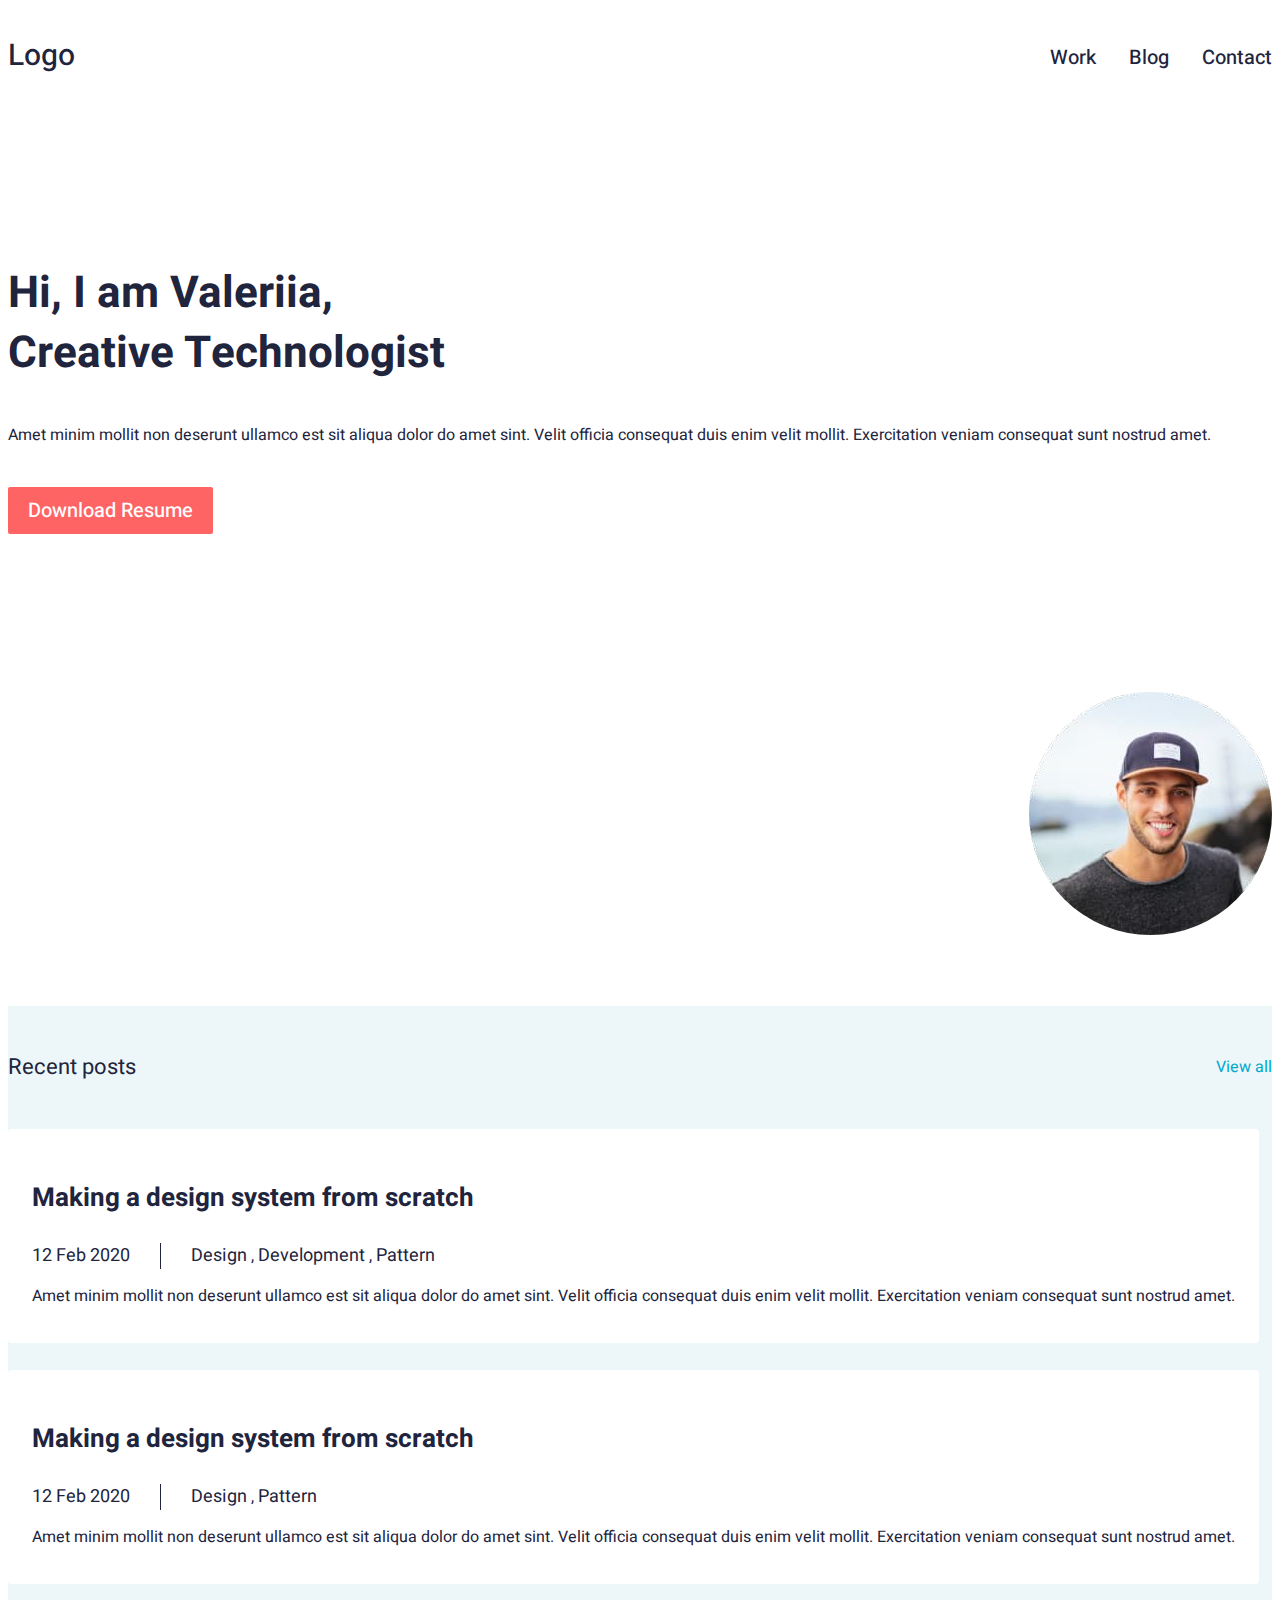
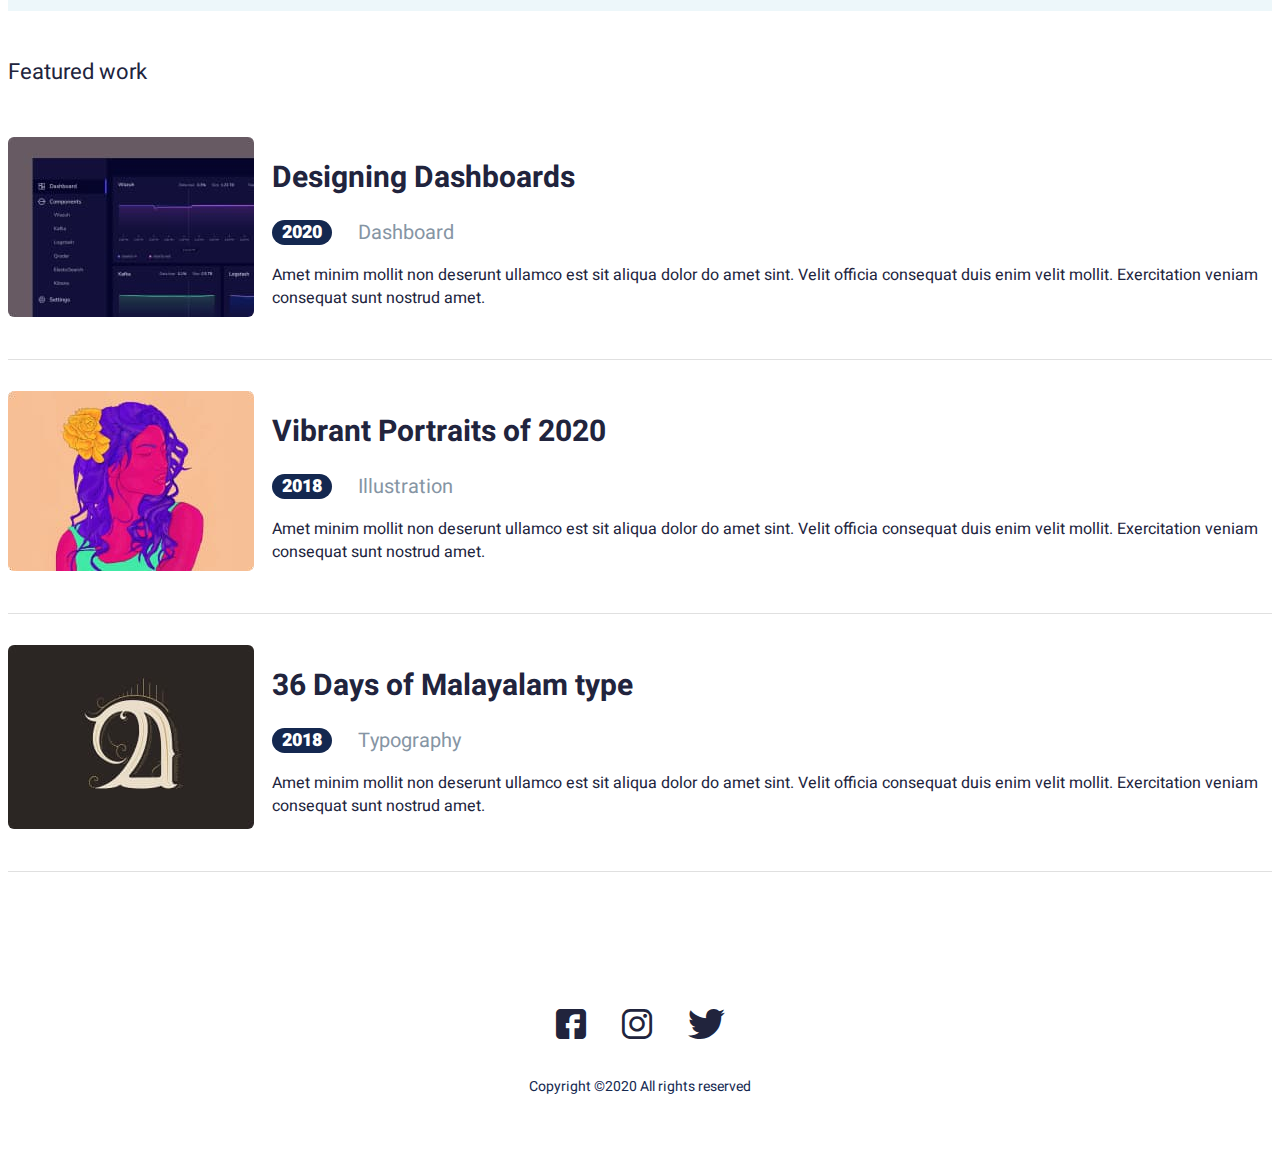
<file: index.html>
<!doctype html>
<html lang="en">
<head>
    <!-- Required meta tags -->
    <meta charset="utf-8">
    <meta name="viewport" content="width=device-width, initial-scale=1, shrink-to-fit=no">

    <!-- Fonts CSS -->
    <link rel="preconnect" href="https://fonts.gstatic.com">
    <link href="https://fonts.googleapis.com/css2?family=Heebo:wght@100;200;300;400;500;600;700;800;900&display=swap"
          rel="stylesheet">

    <!-- Style CSS -->
    <link rel="stylesheet" href="https://cdn.jsdelivr.net/npm/bootstrap@4.5.3/dist/css/bootstrap.min.css"
          integrity="sha384-TX8t27EcRE3e/ihU7zmQxVncDAy5uIKz4rEkgIXeMed4M0jlfIDPvg6uqKI2xXr2" crossorigin="anonymous">
    <link rel="stylesheet" href="css/main.css">
    <link rel="stylesheet" href="css/media.css">

    <title>Hello, world!</title>
</head>
<body>

<header>
    <div class="container">
        <div class="row">
            <div class="col-lg-12">
                <div class="top__line">
                    <div class="top__line_logo">
                        <a href="index.html">
                            Logo
                        </a>
                    </div>
                    <div class="topM__line_menu">
                        <ul>
                            <li>
                                <a href="work.html">Work</a>
                            </li>
                            <li>
                                <a href="blog.html">Blog</a>
                            </li>
                            <li>
                                <a href="#">Contact</a></li>
                        </ul>
                    </div>
                    <div class="mobile__menu">
                        <a id="mobile_menu_toggle" href="#">
                            <span></span>
                            <span></span>
                            <span></span>
                        </a>
                    </div>
                </div>
            </div>
        </div>
    </div>
</header>
<section>
    <div class="container">
        <div class="row">
            <div class="col-lg-8 col-md-7 col-sm-12 order-sm-1 order-md-0 order-1">
                <div class="main__info">
                    <div class="main__info_head">
                        <h1>
                            Hi, I am Valeriia,<br>
                            Creative Technologist
                        </h1>
                    </div>
                    <div class="main__info_slag">
                        Amet minim mollit non deserunt ullamco est sit aliqua dolor do amet sint. Velit officia
                        consequat duis enim velit mollit. Exercitation veniam consequat sunt nostrud amet.
                    </div>
                    <div class="main__info_link">
                        <a href="#">Download Resume</a>
                    </div>
                </div>
            </div>
            <div class="col-lg-4 col-md-5 col-sm-12 order-sm-0 order-md-1 order-0">
                <div class="main__info">
                    <div class="main__info_img">
                        <img src="img/user.jpg" alt="img">
                    </div>
                </div>
            </div>
        </div>
    </div>
</section>

<section>
    <div class="lite">
        <div class="container">
            <div class="row">
                <div class="col-lg-12">
                    <div class="articles">
                        <div class="articles__head">
                            <h2>Recent posts</h2>
                        </div>
                        <div class="articles__link">
                            <a href="#">
                                View all
                            </a>
                        </div>
                    </div>
                </div>
                <div class="col-lg-6 col-md-12  ">
                    <div class="articles">
                        <div class="articles__info">
                            <div class="articles__info_head">
                                <h3>Making a design system from scratch</h3>
                            </div>
                            <div class="articles__info_date">
                                <div class="articles__info_date-date">
                                    12 Feb 2020
                                </div>
                                <div class="articles__info_date-tags">
                                    <a href="#">Design</a>
                                    ,
                                    <a href="#">Development</a>
                                    ,
                                    <a href="#">Pattern</a>
                                </div>
                            </div>
                            <div class="articles__info_text">
                                <p>Amet minim mollit non deserunt ullamco est sit aliqua dolor do amet sint. Velit
                                    officia consequat duis enim velit mollit. Exercitation veniam consequat sunt nostrud
                                    amet.</p>
                            </div>
                        </div>
                    </div>
                </div>
                <div class="col-lg-6 col-md-12  ">
                    <div class="articles">
                        <div class="articles__info">
                            <div class="articles__info_head">
                                <h3>Making a design system from scratch</h3>
                            </div>
                            <div class="articles__info_date">
                                <div class="articles__info_date-date">
                                    12 Feb 2020
                                </div>
                                <div class="articles__info_date-tags">
                                    <a href="#">Design</a>
                                    ,
                                    <a href="#">Pattern</a>
                                </div>
                            </div>
                            <div class="articles__info_text">
                                <p>Amet minim mollit non deserunt ullamco est sit aliqua dolor do amet sint. Velit
                                    officia consequat duis enim velit mollit. Exercitation veniam consequat sunt nostrud
                                    amet.</p>
                            </div>
                        </div>
                    </div>
                </div>

            </div>
        </div>
    </div>
</section>

<section>
    <div class="works">
        <div class="container">
            <div class="row">
                <div class="col-lg-12">
                    <div class="work">
                        <div class="work__head">
                            <h2>Featured work</h2>
                        </div>
                    </div>
                </div>
                <div class="col-lg-12">
                    <div class="work">
                        <div class="work__info">
                            <div class="work__info_img">
                                <a href="#">
                                    <img src="img/img-1.jpg" alt="img">
                                </a>
                            </div>
                            <div class="work__info_txt">
                                <div class="work__info_txt-head">
                                    <h3>
                                        <a href="#">Designing Dashboards</a>
                                    </h3>
                                </div>
                                <div class="work__info_txt-date">
                                    <div class="work__info_txt-date-y">2020</div>
                                    <div class="work__info_txt-date-c">Dashboard</div>
                                </div>
                                <div class="work__info_txt-text">
                                    Amet minim mollit non deserunt ullamco est sit aliqua dolor do amet sint. Velit
                                    officia
                                    consequat duis enim velit mollit. Exercitation veniam consequat sunt nostrud amet.
                                </div>
                            </div>
                        </div>
                    </div>
                </div>
                <div class="col-lg-12">
                    <div class="work">
                        <div class="work__info">
                            <div class="work__info_img">
                                <a href="#">
                                    <img src="img/img-2.jpg" alt="img">
                                </a>
                            </div>
                            <div class="work__info_txt">
                                <div class="work__info_txt-head">
                                    <h3>
                                        <a href="#">Vibrant Portraits of 2020</a>
                                    </h3>
                                </div>
                                <div class="work__info_txt-date">
                                    <div class="work__info_txt-date-y">2018</div>
                                    <div class="work__info_txt-date-c">Illustration</div>
                                </div>
                                <div class="work__info_txt-text">
                                    Amet minim mollit non deserunt ullamco est sit aliqua dolor do amet sint. Velit
                                    officia
                                    consequat duis enim velit mollit. Exercitation veniam consequat sunt nostrud amet.
                                </div>
                            </div>
                        </div>
                    </div>
                </div>
                <div class="col-lg-12">
                    <div class="work">
                        <div class="work__info">
                            <div class="work__info_img">
                                <a href="#">
                                    <img src="img/img-3.jpg" alt="img">
                                </a>
                            </div>
                            <div class="work__info_txt">
                                <div class="work__info_txt-head">
                                    <h3>
                                        <a href="#">36 Days of Malayalam type</a>
                                    </h3>
                                </div>
                                <div class="work__info_txt-date">
                                    <div class="work__info_txt-date-y">2018</div>
                                    <div class="work__info_txt-date-c">Typography</div>
                                </div>
                                <div class="work__info_txt-text">
                                    Amet minim mollit non deserunt ullamco est sit aliqua dolor do amet sint. Velit
                                    officia
                                    consequat duis enim velit mollit. Exercitation veniam consequat sunt nostrud amet.
                                </div>
                            </div>
                        </div>
                    </div>
                </div>
            </div>
        </div>
    </div>
</section>

<footer>
    <div class="container">
        <div class="row">
            <div class="col-lg-12">
                <div class="social">
                    <div class="social__link">
                        <a href="https://www.facebook.com/profile.php?id=100048297075811" target="_blank">
                            <i class="res-fb"></i>
                        </a>
                    </div>
                    <div class="social__link">
                        <a href="https://www.instagram.com/qu.vlr/" target="_blank">
                            <i class="res-in"></i>
                        </a>
                    </div>
                    <div class="social__link">
                        <a href="https://twitter.com/zizValeri" target="_blank">
                            <i class="res-tw"></i>
                        </a>
                    </div>
<!--                    <div class="social__link">-->
<!--                        <a href="#">-->
<!--                            <i class="res-ln"></i>-->
<!--                        </a>-->
<!--                    </div>-->
                </div>
            </div>
            <div class="col-lg-12">
                <div class="copyright">
                    Copyright ©2020 All rights reserved
                </div>
            </div>
        </div>
    </div>
</footer>


<!-- Optional JavaScript; choose one of the two! -->

<!-- Option 1: jQuery and Bootstrap Bundle (includes Popper) -->
<script src="https://code.jquery.com/jquery-3.5.1.slim.min.js"
        integrity="sha384-DfXdz2htPH0lsSSs5nCTpuj/zy4C+OGpamoFVy38MVBnE+IbbVYUew+OrCXaRkfj"
        crossorigin="anonymous"></script>
<script src="https://cdn.jsdelivr.net/npm/bootstrap@4.5.3/dist/js/bootstrap.bundle.min.js"
        integrity="sha384-ho+j7jyWK8fNQe+A12Hb8AhRq26LrZ/JpcUGGOn+Y7RsweNrtN/tE3MoK7ZeZDyx"
        crossorigin="anonymous"></script>

<!-- Option 2: jQuery, Popper.js, and Bootstrap JS
<script src="https://code.jquery.com/jquery-3.5.1.slim.min.js" integrity="sha384-DfXdz2htPH0lsSSs5nCTpuj/zy4C+OGpamoFVy38MVBnE+IbbVYUew+OrCXaRkfj" crossorigin="anonymous"></script>
<script src="https://cdn.jsdelivr.net/npm/popper.js@1.16.1/dist/umd/popper.min.js" integrity="sha384-9/reFTGAW83EW2RDu2S0VKaIzap3H66lZH81PoYlFhbGU+6BZp6G7niu735Sk7lN" crossorigin="anonymous"></script>
<script src="https://cdn.jsdelivr.net/npm/bootstrap@4.5.3/dist/js/bootstrap.min.js" integrity="sha384-w1Q4orYjBQndcko6MimVbzY0tgp4pWB4lZ7lr30WKz0vr/aWKhXdBNmNb5D92v7s" crossorigin="anonymous"></script>
-->
<script src="js/main.js"></script>
</body>
</html>
</file>
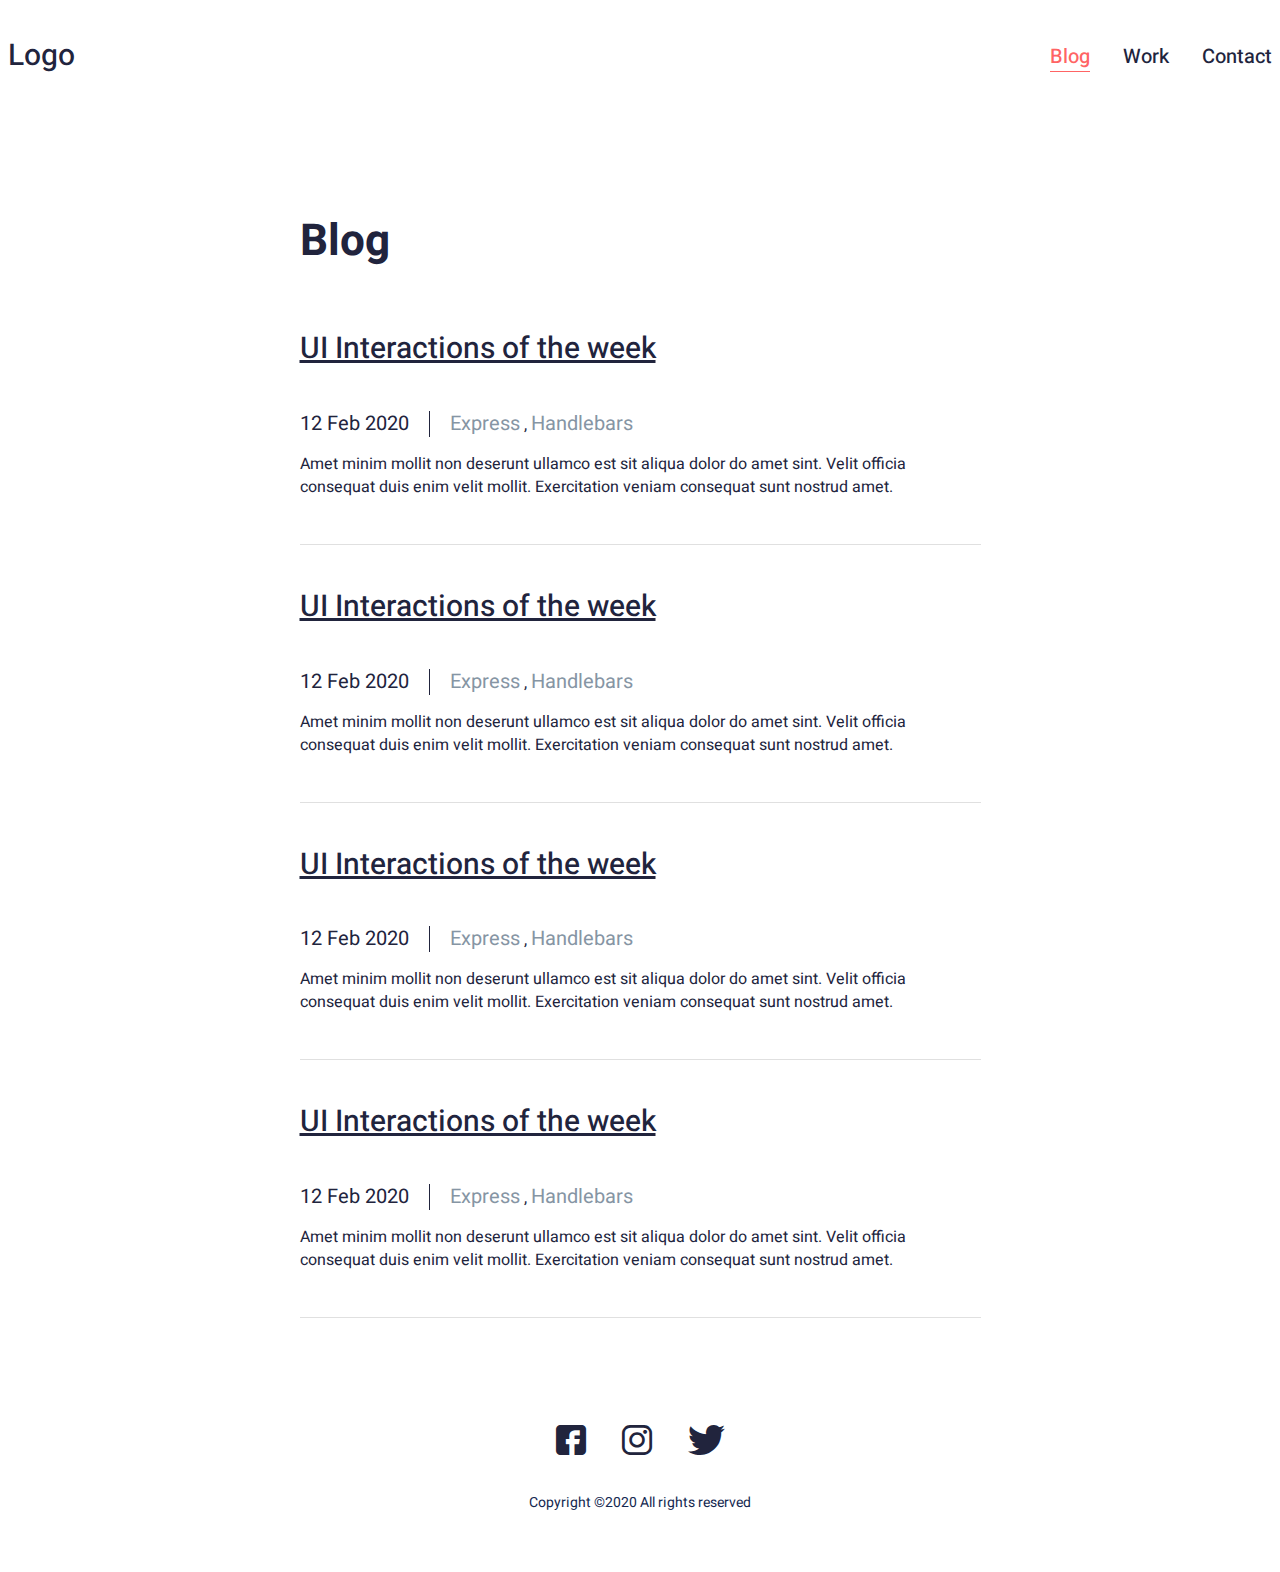
<file: blog.html>
<!DOCTYPE html>
<html lang="en">
<head>
    <meta charset="UTF-8">
    <meta name="viewport" content="width=device-width, initial-scale=1, shrink-to-fit=no">

    <title>Blog</title>

    <link rel="preconnect" href="https://fonts.gstatic.com">
    <link href="https://fonts.googleapis.com/css2?family=Heebo:wght@100;200;300;400;500;600;700;800;900&display=swap"
          rel="stylesheet">

    <!-- Style CSS -->
    <link rel="stylesheet" href="https://cdn.jsdelivr.net/npm/bootstrap@4.5.3/dist/css/bootstrap.min.css"
          integrity="sha384-TX8t27EcRE3e/ihU7zmQxVncDAy5uIKz4rEkgIXeMed4M0jlfIDPvg6uqKI2xXr2" crossorigin="anonymous">
    <link rel="stylesheet" href="css/main.css">
    <link rel="stylesheet" href="css/media.css">

</head>
<body>
<header>
    <div class="container">
        <div class="row">
            <div class="col-lg-12">
                <div class="top__line">
                    <div class="top__line_logo">
                        <a href="index.html">
                            Logo
                        </a>
                    </div>
                    <div class="top__line_menu">
                        <ul>
                            <li>
                                <a class="top__menu top__menu-item--active" href="#">Blog</a>
                            </li>
                            <li>
                                <a class="top__menu" href="work.html">Work</a>
                            </li>

                            <li>
                                <a class="top__menu" href="#">Contact</a></li>
                        </ul>
                    </div>
                    <div class="mobile__menu">
                        <a id="mobile_menu_toggle" href="#">
                            <span></span>
                            <span></span>
                            <span></span>
                        </a>
                    </div>
                </div>
            </div>
        </div>
    </div>
</header>

<section>
    <div class="container">
        <div class="blog">
            <h1 class="blog__title">
                Blog
            </h1>
            <div class="blog__items">
                <div class="blog__item">
                    <h4 class="blog__item-title"><a class="blog__title-link" href="" >UI Interactions of the week</a></h4>
                    <div class="articles__info_date">
                        <div class=" blog__item-date">
                            12 Feb 2020
                        </div>
                        <div class="blog__item-handlebars  ">
                            <a href="#">Express</a>
                            ,
                            <a href="#">Handlebars</a>
                        </div>
                    </div>
                    <div class="articles__info_text blog__item-text">
                        <p>Amet minim mollit non deserunt ullamco est sit aliqua dolor do amet sint. Velit
                            officia consequat duis enim velit mollit. Exercitation veniam consequat sunt nostrud
                            amet.</p>
                    </div>
                 </div>
                <div class="blog__item">
                    <h4 class="blog__item-title"><a class="blog__title-link" href="" >UI Interactions of the week</a></h4>
                    <div class="articles__info_date">
                        <div class=" blog__item-date">
                            12 Feb 2020
                        </div>
                        <div class="blog__item-handlebars  ">
                            <a href="#">Express</a>
                            ,
                            <a href="#">Handlebars</a>
                        </div>
                    </div>
                    <div class="articles__info_text blog__item-text">
                        <p>Amet minim mollit non deserunt ullamco est sit aliqua dolor do amet sint. Velit
                            officia consequat duis enim velit mollit. Exercitation veniam consequat sunt nostrud
                            amet.</p>
                    </div>
                 </div>
                <div class="blog__item">
                    <h4 class="blog__item-title"><a class="blog__title-link" href="" >UI Interactions of the week</a></h4>
                    <div class="articles__info_date">
                        <div class=" blog__item-date">
                            12 Feb 2020
                        </div>
                        <div class="blog__item-handlebars  ">
                            <a href="#">Express</a>
                            ,
                            <a href="#">Handlebars</a>
                        </div>
                    </div>
                    <div class="articles__info_text blog__item-text">
                        <p>Amet minim mollit non deserunt ullamco est sit aliqua dolor do amet sint. Velit
                            officia consequat duis enim velit mollit. Exercitation veniam consequat sunt nostrud
                            amet.</p>
                    </div>
                 </div>
                <div class="blog__item">
                    <h4 class="blog__item-title"><a class="blog__title-link" href="" >UI Interactions of the week</a></h4>
                    <div class="articles__info_date">
                        <div class=" blog__item-date">
                            12 Feb 2020
                        </div>
                        <div class="blog__item-handlebars  ">
                            <a href="#">Express</a>
                            ,
                            <a href="#">Handlebars</a>
                        </div>
                    </div>
                    <div class="articles__info_text blog__item-text">
                        <p>Amet minim mollit non deserunt ullamco est sit aliqua dolor do amet sint. Velit
                            officia consequat duis enim velit mollit. Exercitation veniam consequat sunt nostrud
                            amet.</p>
                    </div>
                 </div>

            </div>
        </div>
    </div>
</section>
<footer>
    <div class="container">
        <div class="row">
            <div class="col-lg-12">
                <div class="social">
                    <div class="social__link">
                        <a href="https://www.facebook.com/profile.php?id=100048297075811" target="_blank">
                            <i class="res-fb"></i>
                        </a>
                    </div>
                    <div class="social__link">
                        <a href="https://www.instagram.com/qu.vlr/" target="_blank">
                            <i class="res-in"></i>
                        </a>
                    </div>
                    <div class="social__link">
                        <a href="https://twitter.com/zizValeri" target="_blank">
                            <i class="res-tw"></i>
                        </a>
                    </div>
                    <!--                    <div class="social__link">-->
                    <!--                        <a href="#">-->
                    <!--                            <i class="res-ln"></i>-->
                    <!--                        </a>-->
                    <!--                    </div>-->
                </div>
            </div>
            <div class="col-lg-12">
                <div class="copyright">
                    Copyright ©2020 All rights reserved
                </div>
            </div>
        </div>
    </div>
</footer>
<script src="js/main.js"></script>
</body>
</html>
</file>
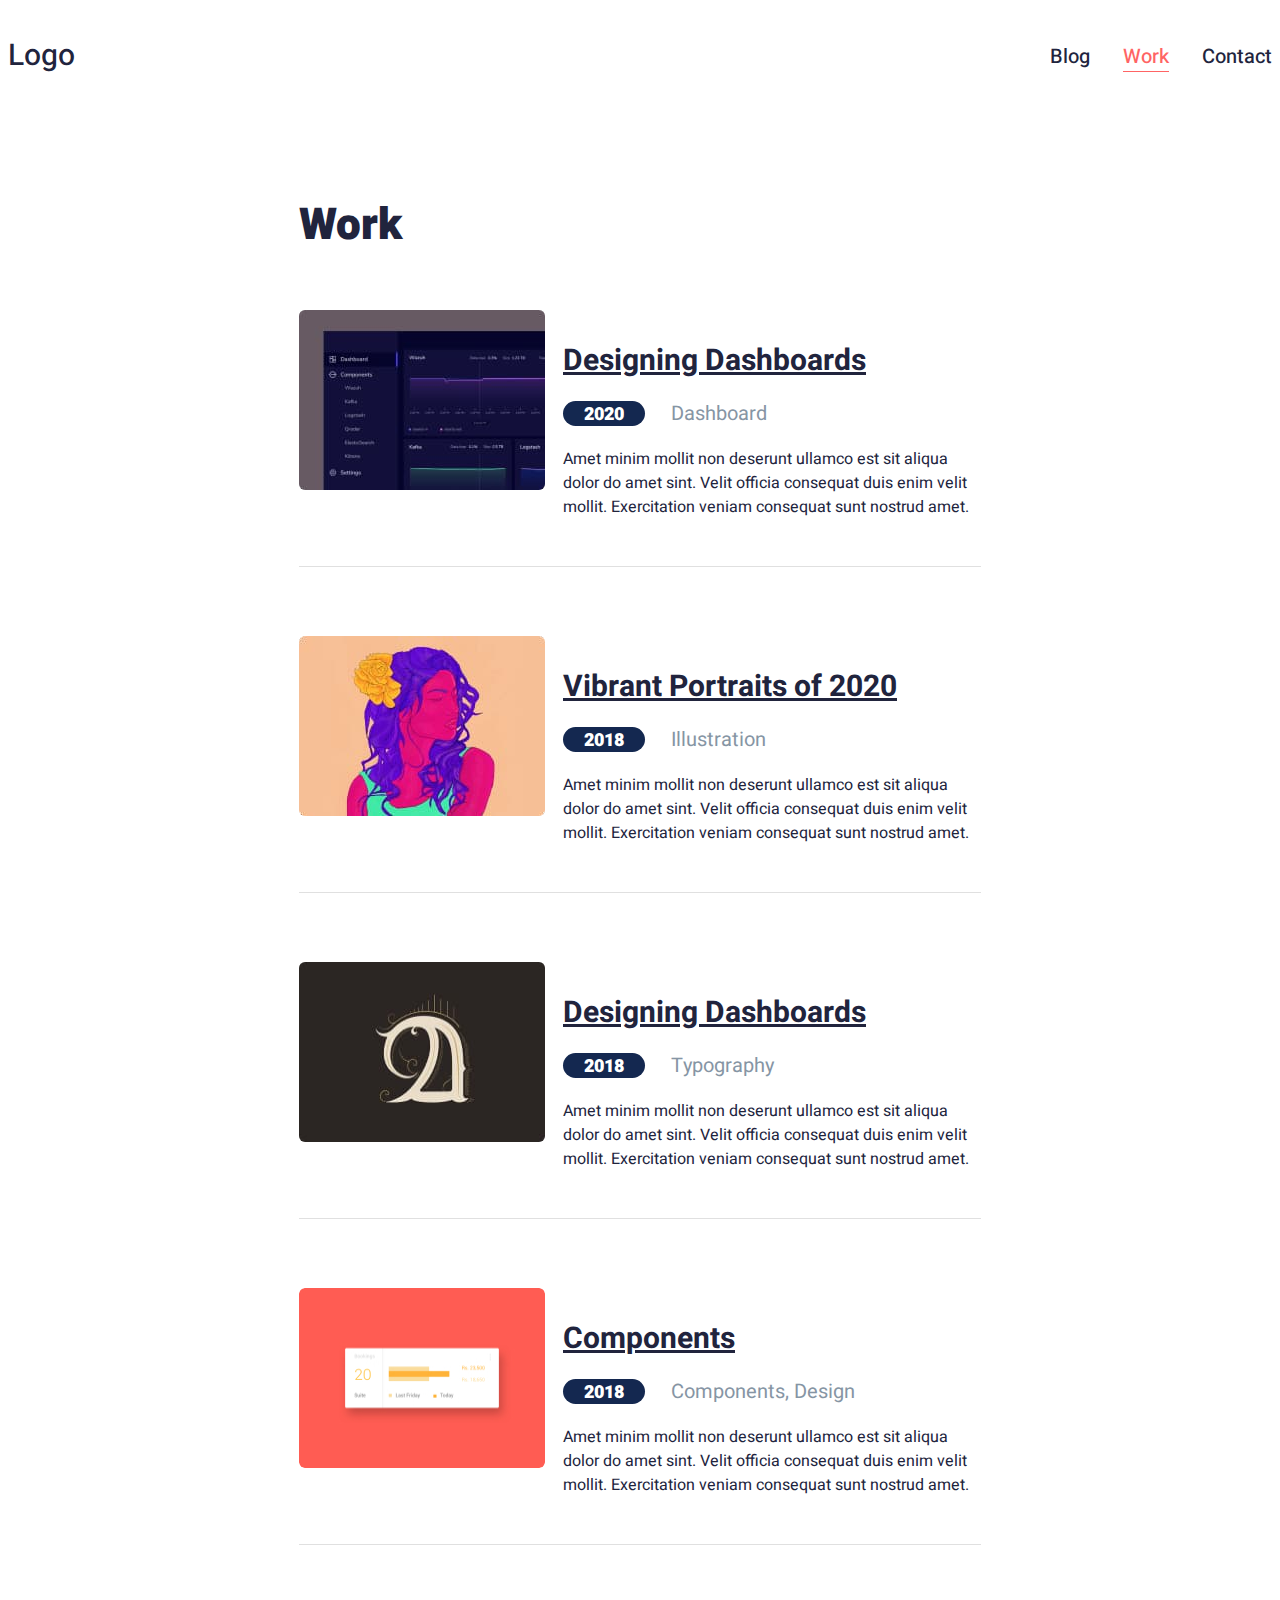
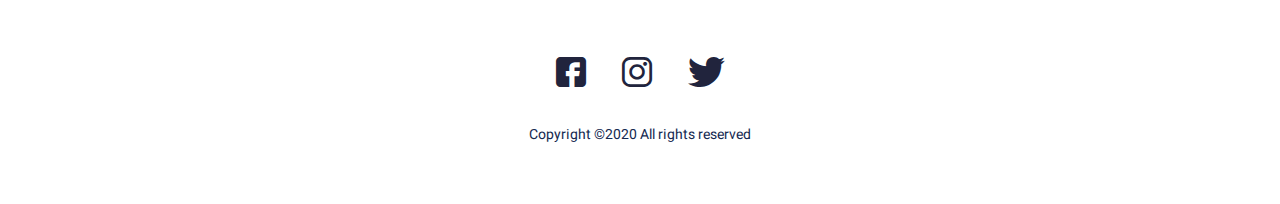
<file: work.html>
<!DOCTYPE html>
<html lang="en">
<head>
    <meta charset="UTF-8">
    <meta name="viewport" content="width=device-width, initial-scale=1, shrink-to-fit=no">

    <link rel="preconnect" href="https://fonts.gstatic.com">
    <link href="https://fonts.googleapis.com/css2?family=Heebo:wght@100;200;300;400;500;600;700;800;900&display=swap"
          rel="stylesheet">

    <!-- Style CSS -->
    <link rel="stylesheet" href="https://cdn.jsdelivr.net/npm/bootstrap@4.5.3/dist/css/bootstrap.min.css"
          integrity="sha384-TX8t27EcRE3e/ihU7zmQxVncDAy5uIKz4rEkgIXeMed4M0jlfIDPvg6uqKI2xXr2" crossorigin="anonymous">
<!--    <link rel="stylesheet" href="css/main.css">-->

    <link rel="stylesheet" href="css/main.css">
    <link rel="stylesheet" href="css/media.css">
<!--    <link rel="stylesheet" href="css/styleWorkPage.css">-->
    <title>Work</title>
</head>
<body>
<header>
    <div class="container">
        <div class="row">
            <div class="col-lg-12">
                <div class="top__line">
                    <div class="top__line_logo">
                        <a href="index.html">
                            Logo
                        </a>
                    </div>
                    <div class="top__line_menu">
                        <ul>
                            <li>
                                <a class="top__menu " href="blog.html">Blog</a>
                            </li>
                            <li>
                                <a class="top__menu top__menu-item--active" href="#">Work</a>
                            </li>

                            <li>
                                <a class="top__menu" href="#">Contact</a></li>
                        </ul>
                    </div>
                    <div class="mobile__menu">
                        <a id="mobile_menu_toggle" href="#">
                            <span></span>
                            <span></span>
                            <span></span>
                        </a>
                    </div>
                </div>
            </div>
        </div>
    </div>
</header>
<section>
    <div class="container">
        <div class="workP">
            <h1 class="work__title">Work</h1>
            <div class="work__items">
                <div class="work__item">
                    <div class="work__item-img">
                        <img class="work__item-images" src="img/img-1.jpg" alt="img" >
                    </div>
                    <div class="work__itm">
                        <h4 class="work__itm-title"><a class="work__itm-title-link" href="#" >Designing Dashboards</a></h4>
                        <div class="work__itm-data">
                            <div class="work__data-year">2020</div>
                            <div class="work__data-about">Dashboard</div>
                        </div>
                        <div class="work__itm-text">
                            Amet minim mollit non deserunt ullamco
                            est sit aliqua dolor do amet sint. Velit officia consequat
                            duis enim velit mollit. Exercitation veniam consequat sunt
                            nostrud amet.
                        </div>
                    </div>
                </div>
                 <div class="work__item">
                    <div class="work__item-img">
                        <img class="work__item-images" src="img/img-2.jpg" alt="img" >
                    </div>
                    <div class="work__itm">
                        <h4 class="work__itm-title"><a class="work__itm-title-link" href="#" >Vibrant Portraits of 2020 </a></h4>
                        <div class="work__itm-data">
                            <div class="work__data-year">2018</div>
                            <div class="work__data-about">Illustration</div>
                        </div>
                        <div class="work__itm-text">
                            Amet minim mollit non deserunt ullamco
                            est sit aliqua dolor do amet sint. Velit officia consequat
                            duis enim velit mollit. Exercitation veniam consequat sunt
                            nostrud amet.
                        </div>
                    </div>
                </div>
                 <div class="work__item">
                    <div class="work__item-img">
                        <img class="work__item-images" src="img/img-3.jpg" alt="img" >
                    </div>
                    <div class="work__itm">
                        <h4 class="work__itm-title"><a class="work__itm-title-link" href="#" >Designing Dashboards</a></h4>
                        <div class="work__itm-data">
                            <div class="work__data-year">2018</div>
                            <div class="work__data-about">Typography</div>
                        </div>
                        <div class="work__itm-text">
                            Amet minim mollit non deserunt ullamco
                            est sit aliqua dolor do amet sint. Velit officia consequat
                            duis enim velit mollit. Exercitation veniam consequat sunt
                            nostrud amet.
                        </div>
                    </div>
                </div>
                 <div class="work__item">
                    <div class="work__item-img">
                        <img class="work__item-images" src="img/img-4.jpg" alt="img" >
                    </div>
                    <div class="work__itm">
                        <h4 class="work__itm-title"><a class="work__itm-title-link" href="#" >Components </a></h4>
                        <div class="work__itm-data">
                            <div class="work__data-year">2018</div>
                            <div class="work__data-about">Components, Design</div>
                        </div>
                        <div class="work__itm-text">
                            Amet minim mollit non deserunt ullamco
                            est sit aliqua dolor do amet sint. Velit officia consequat
                            duis enim velit mollit. Exercitation veniam consequat sunt
                            nostrud amet.
                        </div>
                    </div>
                </div>
            </div>
        </div>
    </div>
</section>

<footer>
    <div class="container">
        <div class="row">
            <div class="col-lg-12">
                <div class="social">
                    <div class="social__link">
                        <a href="https://www.facebook.com/profile.php?id=100048297075811" target="_blank">
                            <i class="res-fb"></i>
                        </a>
                    </div>
                    <div class="social__link">
                        <a href="https://www.instagram.com/qu.vlr/" target="_blank">
                            <i class="res-in"></i>
                        </a>
                    </div>
                    <div class="social__link">
                        <a href="https://twitter.com/zizValeri" target="_blank">
                            <i class="res-tw"></i>
                        </a>
                    </div>
                    <!--                    <div class="social__link">-->
                    <!--                        <a href="#">-->
                    <!--                            <i class="res-ln"></i>-->
                    <!--                        </a>-->
                    <!--                    </div>-->
                </div>
            </div>
            <div class="col-lg-12">
                <div class="copyright">
                    Copyright ©2020 All rights reserved
                </div>
            </div>
        </div>
    </div>
</footer>
<script src="js/main.js"></script>
</body>
</html>
</file>
<file: css/main.css>
:root{
    --main-color: #21243D;
    --link-color: #FF6464;
    --sunset-color: #ff4d4d;
    --light-color: #EDF7FA;
    --blue-color: #00A8CC;
    --white-color: #FFFFFF;
    --darck-color: #142850;
    --grey-color: #8695A4;
    --lgrey-color: #E0E0E0;
}

@font-face {
    font-family: 'res';
    src:
            url('../fonts/res.ttf?ctve7g') format('truetype'),
            url('../fonts/res.woff?ctve7g') format('woff'),
            url('../fonts/res.svg?ctve7g#res') format('svg');
    font-weight: normal;
    font-style: normal;
    font-display: block;
}

i {
    /* use !important to prevent issues with browser extensions that change fonts */
    font-family: 'res' !important;
    speak: never;
    font-style: normal;
    font-weight: normal;
    font-variant: normal;
    text-transform: none;
    line-height: 1;

    /* Better Font Rendering =========== */
    -webkit-font-smoothing: antialiased;
    -moz-osx-font-smoothing: grayscale;
}

.res-fb:before {
    content: "\e900";
}
.res-in:before {
    content: "\e901";
}
.res-ln:before {
    content: "\e902";
}
.res-tw:before {
    content: "\e903";
}



html body {
    font-family: 'Heebo', sans-serif;
    color: var(--main-color);

}

.top__line {
    width: 100%;
    height: auto;
    min-height: 98px;

    display: flex;
    justify-content: space-between;
    align-items: center;
}

.top__line_logo {
    width: 50%;
}

.top__line_logo a {
    font-style: normal;
    font-weight: 500;
    font-size: 30px;
    line-height: 29px;
    text-align: right;

    color: var(--main-color);
    text-decoration: none;
}

.top__line_menu {
    width: 50%;
    display: flex;
    justify-content: flex-end;
}
.topM__line_menu {
    width: 50%;
    display: flex;
    justify-content: flex-end;
}

.top__line_menu ul {
    display: flex;
    margin: 0;
    padding: 0;
}
.topM__line_menu ul {
    display: flex;
    margin: 0;
    padding: 0;
}

.top__line_menu ul li {
    list-style-type: none;
    margin-right: 33px;
}
.topM__line_menu ul li {
    list-style-type: none;
    margin-right: 33px;
}

.top__line_menu ul li:last-child{
    margin-right: 0;
}
.topM__line_menu ul li:last-child{
    margin-right: 0;
}

.topM__line_menu ul li a {
    font-style: normal;
    font-weight: 500;
    font-size: 20px;
    line-height: 29px;
    text-align: right;
    text-decoration: none;
    transition: all 0.5s;
    color: var(--main-color);
}
.topM__line_menu ul li a:hover{
    color:var(--link-color);
    text-decoration: none;
}
.top__menu{
    color: var(--main-color);
    font-style: normal;
    font-weight: 500;
    font-size: 20px;
    line-height: 29px;
    text-align: right;
    text-decoration: none;
    transition: all 0.5s;

}
.top__menu-item--active,
.top__menu:hover{
    color:var(--link-color);
    text-decoration: none;
}
.top__menu-item--active:after{
    content: '';
    display: block;
    width: 100%;
    height: 1px;
    background: var(--link-color);
}

.mobile__menu {
    display: none;

    justify-content: center;
    align-items: center;

    width: 30px;
    height: 30px;
}

.mobile__menu a {
    position: relative;

    width: 30px;
    height: 30px;

    display: flex;
    flex-direction: column;
    justify-content: center;
    align-items: center;
}

.mobile__menu a span:nth-child(1){
    width: 30px;
    height: 2px;
    display: block;
    background: var(--darck-color);
    transition: ease 300ms;
}

.mobile__menu a.active span:nth-child(1){
    transform: rotate(45deg);
    position: absolute;
    transition: ease 300ms;
}


.mobile__menu a span:nth-child(2){
    width: 30px;
    height: 2px;
    display: block;
    background: var(--darck-color);
    margin: 7px 0;
}

.mobile__menu a.active span:nth-child(2){
    opacity: 0;
}

.mobile__menu a span:nth-child(3){
    width: 30px;
    height: 2px;
    display: block;
    background: var(--darck-color);
    transition: ease 300ms;
}

.mobile__menu a.active span:nth-child(3){
    transform: rotate(-45deg);
    position: absolute;
    transition: ease 300ms;
}

.main__info{
    margin: 158px 0 71px;
}

.main__info_head h1 {
    font-style: normal;
    font-weight: bold;
    font-size: 44px;
    line-height: 60px;
}

.main__info_slag {
    font-style: normal;
    font-weight: normal;
    font-size: 16px;
    line-height: 23px;
    margin-top: 40px;
}

.main__info_link{
    margin-top: 40px;
}

.main__info_link a {
    padding: 9px 20px;
    background: var(--link-color);
    font-style: normal;
    font-weight: 500;
    font-size: 20px;
    line-height: 29px;
    text-decoration: none;
    color: white;
    border-radius: 2px;
    display: flex;
    justify-content: center;
    align-items: center;
    width: max-content;
    transition: all 0.6s;
}
.main__info_link a:hover{
    background:var(--sunset-color);
    transform: scale(1.1);
}

.main__info_img {
    display: flex;
    justify-content: flex-end;
}

.main__info_img img {
    width: 243px;
    height: 243px;
    border-radius: 50%;
}

.lite {
    background: var(--light-color);
    padding: 27px 0;
}

.articles {
    display: flex;
    justify-content: space-between;
    align-items: center;
}

.articles__head h2{
    font-style: normal;
    font-weight: normal;
    font-size: 22px;
}

.articles__link a {
    position: relative;

    font-style: normal;
    font-weight: normal;
    font-size: 16px;
    line-height: 23px;
    text-align: right;
    color: var(--blue-color);
    text-decoration: none;
}

.articles__link a:before {
    content: '';
    width: 0;
    height: 2px;
    display: block;
    background: var(--blue-color);

    position: absolute;
    left: 0;
    bottom: 0;
    transition: ease 300ms;
}

.articles__link a:hover:before {
    width: 100%;
    transition: ease 300ms;
}

.articles__info {
    margin-top: 27px;
    background: var(--white-color);
    border-radius: 4px;

    padding: 24px 24px 19px 24px;
}

.articles__info_head h3{
    font-style: normal;
    font-weight: bold;
    font-size: 26px;
    line-height: 38px;
}

.articles__info_date {
    display: flex;
    justify-content: flex-start;
    align-items: center;
}

.articles__info_date-date {
    padding-right: 30px;
    border-right: 1px solid var(--main-color);

    font-style: normal;
    font-weight: normal;
    font-size: 18px;
    line-height: 26px;
}

.articles__info_date-tags {
    padding-left: 30px;
}

.articles__info_date-tags a {
    color: var(--main-color);
    text-decoration: none;

    font-style: normal;
    font-weight: normal;
    font-size: 18px;
    line-height: 26px;
}

.articles__info_text {
    margin-top: 11px;

    font-style: normal;
    font-weight: normal;
    font-size: 16px;
    line-height: 23px;
}

.works {
    padding: 27px 0 83px;
}

.work__head h2 {
    font-style: normal;
    font-weight: normal;
    font-size: 22px;
}

.work__info {
    border-bottom: 1px solid var(--lgrey-color);

    display: flex;
    justify-content: flex-start;
    align-items: flex-start;
    padding: 31px 0 35px;

}

.work__info_img {
    margin-right: 18px;
}

.work__info_img img {
    border-radius: 6px;
}

.work__info_txt-head h3 a{
    font-style: normal;
    font-weight: bold;
    font-size: 30px;
    line-height: 44px;
    color: var(--main-color);
    text-decoration: none;
}

.work__info_txt-date {
    display: flex;
    justify-content: flex-start;
    align-items: center;
}

.work__info_txt-date-y {
    font-style: normal;
    font-weight: 900;
    font-size: 18px;
    color: var(--white-color);

    background: var(--darck-color);
    padding: 0 10px;
    height: 25px;
    border-radius: 25px;
    display: flex;
    justify-content: center;
    align-items: center;
}

.work__info_txt-date-c {
    margin-left: 26px;

    font-style: normal;
    font-weight: normal;
    font-size: 20px;
    line-height: 29px;
    color: var(--grey-color);
}

.work__info_txt-text {
    margin-top: 17px;

    font-style: normal;
    font-weight: normal;
    font-size: 16px;
    line-height: 23px;
}

footer {
    padding: 51px 0 51px;
}

.social {
    display: flex;
    justify-content: center;
    align-items: center;
}

.social__link {
    margin: 0 18px;
}

.social__link a {
    font-size: 30px;
    color: var(--main-color);
    text-decoration: none;
    transition: ease 300ms;
}

.social__link a:hover {
    color: var(--link-color);
    transition: ease 300ms;
}

.copyright {
    font-style: normal;
    font-weight: normal;
    font-size: 14px;
    line-height: 21px;
    text-align: center;

    color: var(--darck-color);
    margin-top: 26px;
}

/*BLOG*/

.blog{
    margin:106px auto 53px ;
    width: 681px;
}
.blog__title{
    font-style: normal;
    font-weight: bold;
    font-size: 44px;
    line-height: 60px;
    margin-bottom: 55px;
}
.blog__item{
    border-bottom:1px solid var(--lgrey-color) ;
    margin-bottom:32px ;
}
.blog__item-title {
    font-style: normal;
    font-weight: 500;
    font-size: 30px;
    line-height: 44px;
}
/*.blog__item-title a{*/
/*    font-style: normal;*/
/*    font-weight: 500;*/
/*    font-size: 30px;*/
/*    line-height: 44px;*/
/*}*/
.blog__title-link {
    color: var(--main-color);
    font-weight: 500;
    font-size: 30px;
    line-height: 44px;
    transition: all 0.4s;
}
.blog__title-link:hover{
    text-decoration: none;
    color:var(--link-color);
}
.blog__item-handlebars{
    padding-left: 20px;
}
.blog__item-handlebars  a{
    color:var( --grey-color);
    font-size: 20px;
    text-decoration: none;
    font-style: normal;
    font-weight: normal;
    line-height: 26px;
}
.blog__item-text{
    padding-bottom:29px ;
}

.blog__item-date{
    font-size: 20px;
    padding-right: 20px;
    border-right: 1px solid var(--main-color);
    font-style: normal;
    font-weight: normal;
    line-height: 26px;
}


.workP{
    width: 682px;
    margin:90px auto 58px;
    font-family: 'Heebo', sans-serif;
}
.work__title{
    font-weight: 900;
    font-size: 44px;
    line-height: 60px;
    /*margin-bottom: 14px;*/
}
.work__items{
    /*padding: 25px 0 47px;*/

}
.work__item{
    display: flex;

    padding: 40px 0 47px;
    margin-bottom: 18px;
    border-bottom:1px solid var(--lgrey-color) ;
}
.work__item:first-child{
    padding: 14px 0 47px;
}
.work__item-img{
    width: 246px;
    height: 180px;
    margin-right: 18px;
    margin-top: 11px;
}
.work__item-images{
    width: 246px;
    height: 180px;
    border-radius: 6px;
}
.work__itm-title{
    font-style: normal;
    font-weight: bold;
    font-size: 30px;
    line-height: 44px;
    margin-bottom: 16px;
}
.work__itm-title-link{
    color: var(--main-color);
    transition: all 0.4s;
}
.work__itm-title-link:hover{
    color: var(--link-color);
    text-decoration: none;
}
.work__itm-data{
    display: flex;
    justify-content: flex-start;
    align-items: center;
    margin-bottom: 19px;
}
.work__data-year{
    background: var(--darck-color);
    color: #FFFFFF;
    width: 62px;
    height: 25px;
    border-radius: 16px;
    padding: 0 10px;
    font-style: normal;
    font-weight: 900;
    font-size: 18px;
    /*line-height: 60px;*/
    text-align: center;
    margin-right: 26px;
}
.work__data-about{
    color:var(--grey-color);
    font-style: normal;
    font-weight: normal;
    font-size: 20px;
    line-height: 29px;
}
</file>
<file: css/media.css>
@media (max-width: 1199px) {
    .articles__info_date-date {
        padding-right: 15px;
    }

    .articles__info_date-tags {
        padding-left: 15px;
    }
}

@media (max-width: 991px) {
    .top__line_menu{
        display: none;
    }
    .topM__line_menu {
        display: none;
    }


    .mobile__menu {
        display: flex;
    }
}

@media (max-width: 767px) {
    .main__info_img {
        justify-content: center;
    }

    .main__info {
        margin: 66px 0 33px;
    }

    .work__info {
        flex-direction: column;
    }

    .work__info_img {
        margin-right: 0;
        margin-bottom: 17px;
    }
    .blog{
        margin:24px auto 53px ;
        max-width: 337px;
        padding: 0 5px;
    }
    .blog__title{
        font-style: normal;
        font-weight: bold;
        font-size: 30px;
        line-height: 60px;
        margin-bottom: 18px;
    }

    .blog__item{
        border-bottom:1px solid var(--lgrey-color) ;
        margin-bottom:18px ;
    }
    .blog__item-title {
        font-style: normal;
        font-weight: 500;
        font-size: 26px;
        line-height: 38px;
    }
    .blog__title-link {
        color: var(--main-color);
        font-weight: 500;
        font-size: 26px;
        line-height: 38px;
        transition: all 0.4s;
    }
    .blog__title-link:hover{
        text-decoration: none;
        color:var(--link-color);
    }
    .blog__item-handlebars{
        padding-left: 14px;
    }
    .blog__item-handlebars  a{
        color:var( --grey-color);
        text-decoration: none;
        font-size: 16px;
        line-height: 23px;
        font-style: normal;
        font-weight: normal;
    }
    .blog__item-text{
        padding-bottom:24px ;
    }

    .blog__item-date{

        padding-right: 15px;
        border-right: 1px solid var(--main-color);
        font-style: normal;
        font-weight: normal;
        font-size: 16px;
        line-height: 23px;
    }

    .workP{
        max-width: 344px;
        margin:90px auto 0;
        font-family: 'Heebo', sans-serif;
    }
    .work__title{
        font-weight: 900;
        font-size: 44px;
        line-height: 60px;
        /*margin-bottom: 14px;*/
    }
    .work__items{
        /*padding: 25px 0 47px;*/

    }
    .work__item{
        display: flex;

        padding: 40px 0 47px;
        margin-bottom: 18px;
        border-bottom:1px solid var(--lgrey-color) ;
    }
    .work__item:first-child{
        padding: 14px 0 47px;
    }
    .work__item-img{
        width: 246px;
        height: 180px;
        margin-right: 18px;
        margin-top: 11px;
    }
    .work__item-images{
        width: 246px;
        height: 180px;
        border-radius: 6px;
    }
    .work__itm-title{
        font-style: normal;
        font-weight: bold;
        font-size: 30px;
        line-height: 44px;
        margin-bottom: 16px;
    }
    .work__itm-title-link{
        color: var(--main-color);
        transition: all 0.4s;
    }
    .work__itm-title-link:hover{
        color: var(--link-color);
        text-decoration: none;
    }
    .work__itm-data{
        display: flex;
        justify-content: flex-start;
        align-items: center;
        margin-bottom: 19px;
    }
    .work__data-year{
        background: var(--darck-color);
        color: #FFFFFF;
        width: 62px;
        height: 25px;
        border-radius: 16px;
        padding: 0 10px;
        font-style: normal;
        font-weight: 900;
        font-size: 18px;
        /*line-height: 60px;*/
        text-align: center;
        margin-right: 26px;
    }
    .work__data-about{
        color:var(--grey-color);
        font-style: normal;
        font-weight: normal;
        font-size: 20px;
        line-height: 29px;
    }
}

@media (max-width: 575px) {
    .main__info {
        margin: 33px 0 33px;
    }

    .work__info_img {
        width: 100%;
    }

    .work__info_img img {
        width: 100%;
        min-width: 100%;
    }

    .articles__info_date-date {
        min-width: 120px;
    }
    .main__info_head h1 {
        font-size: 32px;
        line-height: 40px;
        text-align: center;
    }

    .main__info_slag {
        text-align: center;
    }

    .main__info_link {
        display: flex;
        justify-content: center;
    }
}
</file>
